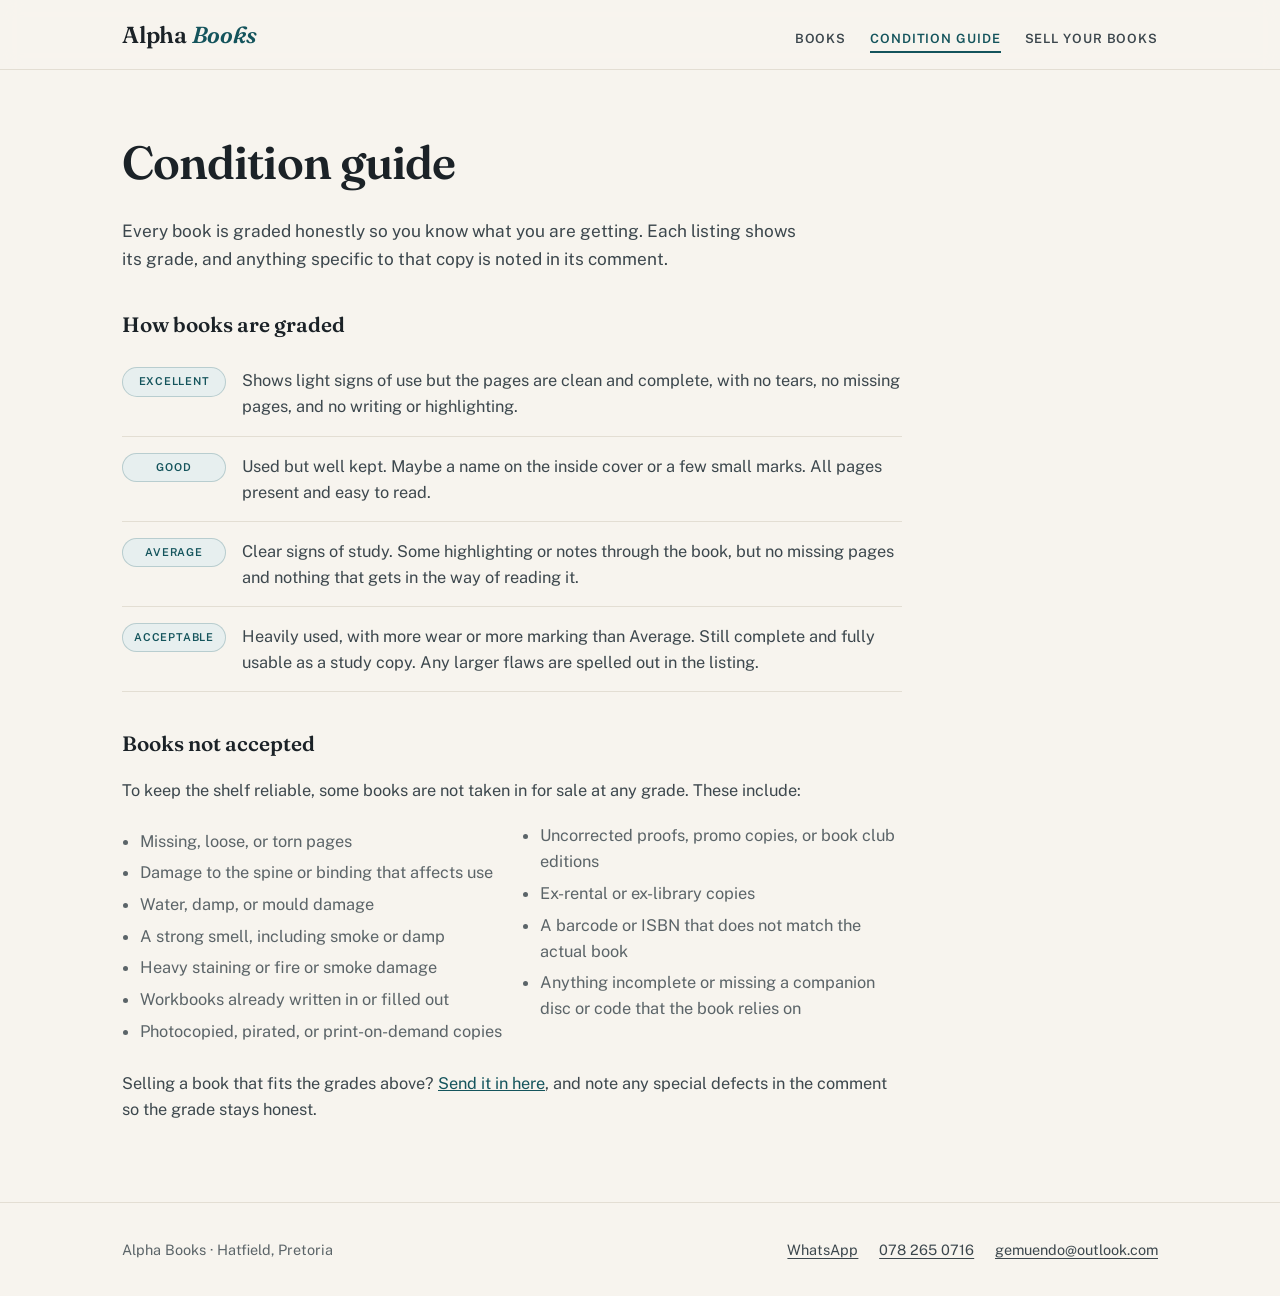
<file: condition.html>
<!DOCTYPE html>
<html lang="en">
<head>
<meta charset="UTF-8">
<meta name="viewport" content="width=device-width, initial-scale=1.0">
<meta name="theme-color" content="#14545c">
<title>Condition guide | Alpha Books Hatfield</title>
<meta name="description" content="How book condition is graded, and the kinds of books not accepted for sale.">

<link rel="preconnect" href="https://fonts.googleapis.com">
<link rel="preconnect" href="https://fonts.gstatic.com" crossorigin>
<link href="https://fonts.googleapis.com/css2?family=Fraunces:ital,opsz,wght@0,9..144,400;0,9..144,600;1,9..144,600&family=Public+Sans:wght@400;500;600;700&display=swap" rel="stylesheet">

<link rel="stylesheet" href="styles.css?v=2">
</head>
<body>

<header class="site-header">
  <div class="wrap">
    <a class="brand" href="index.html">Alpha <span>Books</span></a>
    <nav class="nav" aria-label="Primary">
      <a href="index.html">Books</a>
      <a href="condition.html" aria-current="page">Condition guide</a>
      <a href="sell.html">Sell your books</a>
    </nav>
  </div>
</header>

<main>
  <section class="form-page">
    <div class="wrap">
      <div class="guide">
        <h1>Condition guide</h1>
        <p class="lede">Every book is graded honestly so you know what you are getting. Each listing shows its grade, and anything specific to that copy is noted in its comment.</p>

        <h2>How books are graded</h2>

        <div class="grade">
          <span class="tag">Excellent</span>
          <p>Shows light signs of use but the pages are clean and complete, with no tears, no missing pages, and no writing or highlighting.</p>
        </div>
        <div class="grade">
          <span class="tag">Good</span>
          <p>Used but well kept. Maybe a name on the inside cover or a few small marks. All pages present and easy to read.</p>
        </div>
        <div class="grade">
          <span class="tag">Average</span>
          <p>Clear signs of study. Some highlighting or notes through the book, but no missing pages and nothing that gets in the way of reading it.</p>
        </div>
        <div class="grade">
          <span class="tag">Acceptable</span>
          <p>Heavily used, with more wear or more marking than Average. Still complete and fully usable as a study copy. Any larger flaws are spelled out in the listing.</p>
        </div>

        <h2>Books not accepted</h2>
        <p>To keep the shelf reliable, some books are not taken in for sale at any grade. These include:</p>
        <ul class="defects">
          <li>Missing, loose, or torn pages</li>
          <li>Damage to the spine or binding that affects use</li>
          <li>Water, damp, or mould damage</li>
          <li>A strong smell, including smoke or damp</li>
          <li>Heavy staining or fire or smoke damage</li>
          <li>Workbooks already written in or filled out</li>
          <li>Photocopied, pirated, or print-on-demand copies</li>
          <li>Uncorrected proofs, promo copies, or book club editions</li>
          <li>Ex-rental or ex-library copies</li>
          <li>A barcode or ISBN that does not match the actual book</li>
          <li>Anything incomplete or missing a companion disc or code that the book relies on</li>
        </ul>

        <p style="margin-top:1.6rem;">Selling a book that fits the grades above? <a href="sell.html">Send it in here</a>, and note any special defects in the comment so the grade stays honest.</p>
      </div>
    </div>
  </section>
</main>

<footer class="site-footer">
  <div class="wrap">
    <span>Alpha Books &middot; Hatfield, Pretoria</span>
    <span class="contact">
      <a href="https://wa.me/27608837967" target="_blank" rel="noopener">WhatsApp</a>
      <a href="tel:+27782650716">078 265 0716</a>
      <a href="mailto:gemuendo@outlook.com">gemuendo@outlook.com</a>
    </span>
  </div>
</footer>

<script src="app.js?v=2"></script>
</body>
</html>
</file>
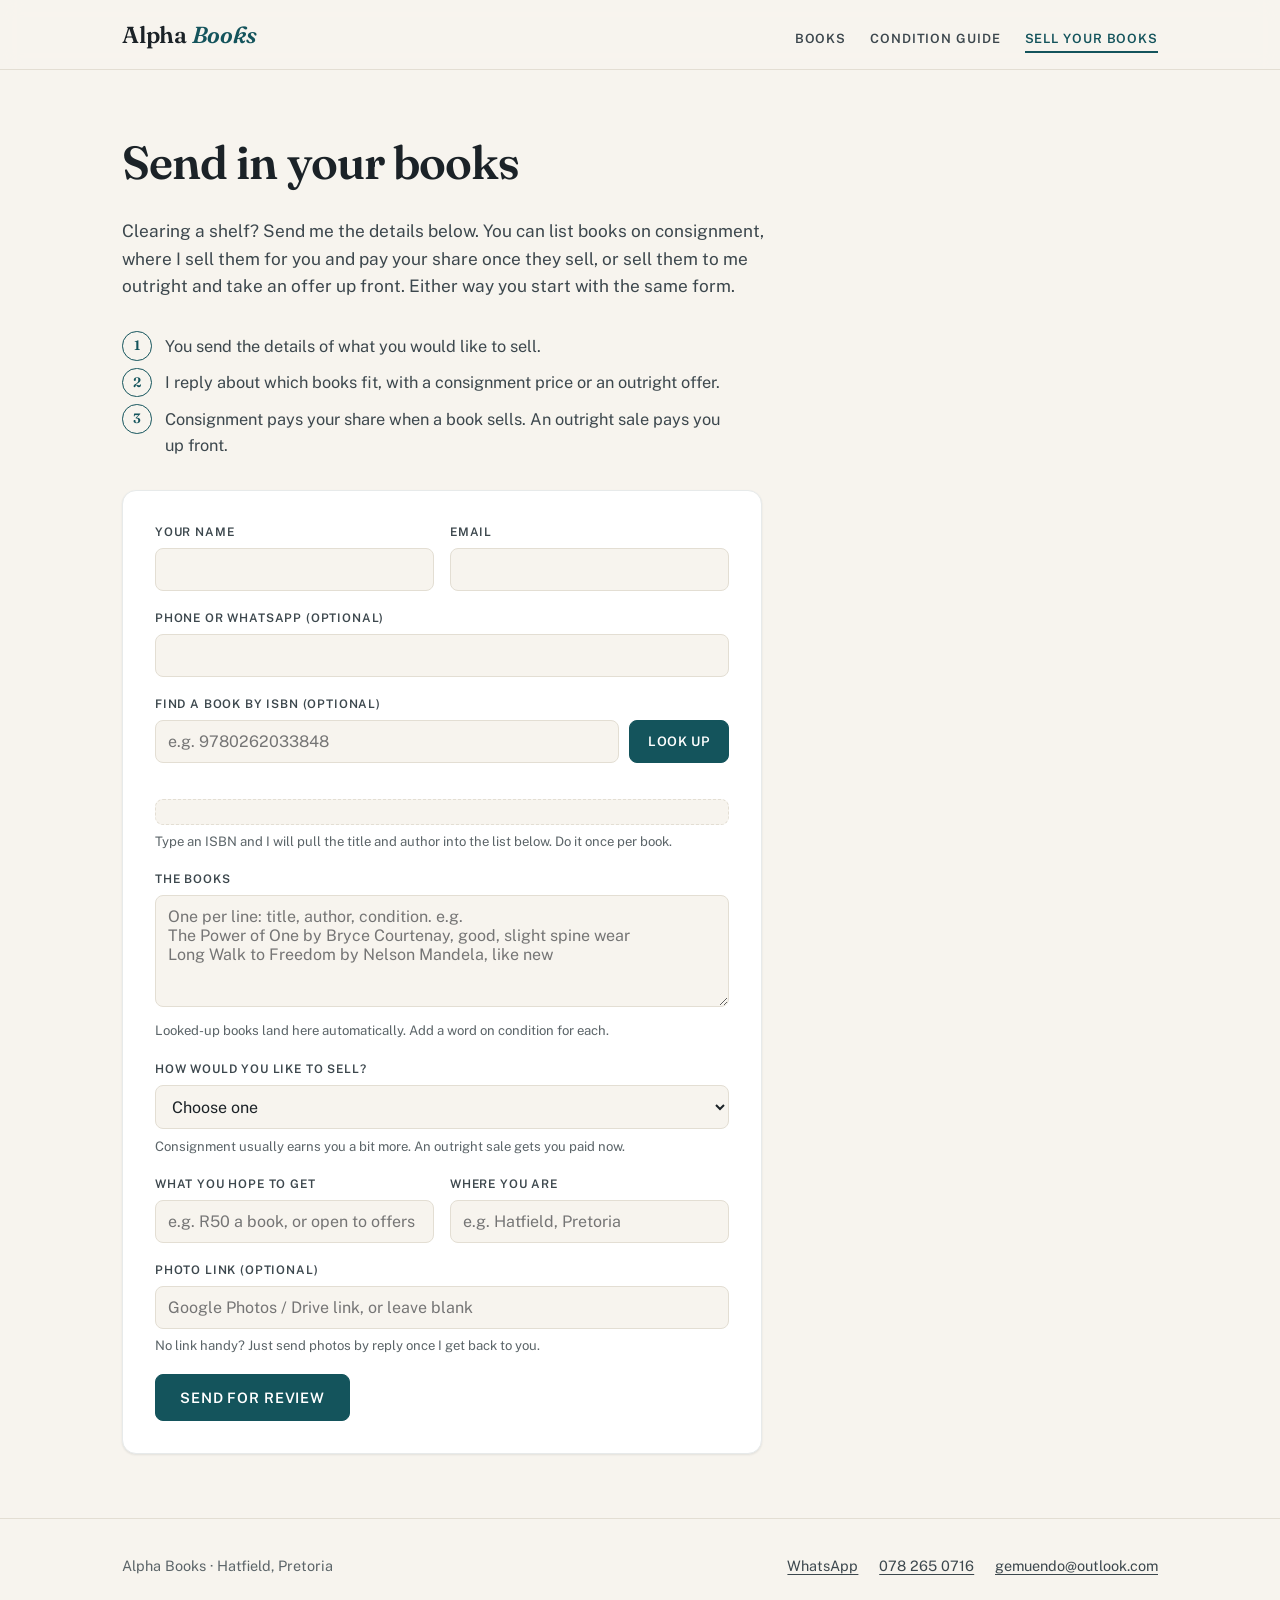
<file: sell.html>
<!DOCTYPE html>
<html lang="en">
<head>
<meta charset="UTF-8">
<meta name="viewport" content="width=device-width, initial-scale=1.0">
<meta name="theme-color" content="#14545c">
<title>Sell your books | Alpha Books Hatfield</title>
<meta name="description" content="Send in books you want to clear. List them on consignment or sell them outright. Look them up by ISBN.">

<link rel="preconnect" href="https://fonts.googleapis.com">
<link rel="preconnect" href="https://fonts.gstatic.com" crossorigin>
<link href="https://fonts.googleapis.com/css2?family=Fraunces:ital,opsz,wght@0,9..144,400;0,9..144,600;1,9..144,600&family=Public+Sans:wght@400;500;600;700&display=swap" rel="stylesheet">

<link rel="stylesheet" href="styles.css?v=2">
</head>
<body>

<header class="site-header">
  <div class="wrap">
    <a class="brand" href="index.html">Alpha <span>Books</span></a>
    <nav class="nav" aria-label="Primary">
      <a href="index.html">Books</a>
      <a href="condition.html">Condition guide</a>
      <a href="sell.html" aria-current="page">Sell your books</a>
    </nav>
  </div>
</header>

<main>
  <section class="form-page">
    <div class="wrap">
      <h1>Send in your books</h1>
      <p class="lede">Clearing a shelf? Send me the details below. You can list books on consignment, where I sell them for you and pay your share once they sell, or sell them to me outright and take an offer up front. Either way you start with the same form.</p>

      <ol class="steps">
        <li>You send the details of what you would like to sell.</li>
        <li>I reply about which books fit, with a consignment price or an outright offer.</li>
        <li>Consignment pays your share when a book sells. An outright sale pays you up front.</li>
      </ol>

      <!-- Submissions go to the Formspree endpoint set in the action below.
           Photos: the free Formspree plan does NOT accept file uploads, so this
           form asks for a link or tells the sender to email photos. If you
           upgrade Formspree later, you can add <input type="file" name="photos">. -->
      <form class="card-form" action="https://formspree.io/f/meewrdgg" method="POST">
        <input type="hidden" name="_subject" value="New books offered for sale">

        <div class="row2">
          <div class="field">
            <label for="name">Your name</label>
            <input id="name" name="name" type="text" required autocomplete="name">
          </div>
          <div class="field">
            <label for="email">Email</label>
            <input id="email" name="_replyto" type="email" required autocomplete="email">
          </div>
        </div>

        <div class="field">
          <label for="phone">Phone or WhatsApp (optional)</label>
          <input id="phone" name="phone" type="tel" autocomplete="tel">
        </div>

        <div class="field">
          <label for="isbn-input">Find a book by ISBN (optional)</label>
          <div class="isbn-lookup">
            <input id="isbn-input" type="text" inputmode="numeric" autocomplete="off"
                   placeholder="e.g. 9780262033848">
            <button type="button" id="isbn-lookup-btn">Look up</button>
          </div>
          <p class="isbn-status" id="isbn-status"></p>
          <div class="isbn-preview" id="isbn-preview" hidden></div>
          <p class="hint">Type an ISBN and I will pull the title and author into the list below. Do it once per book.</p>
        </div>

        <div class="field">
          <label for="books">The books</label>
          <textarea id="books" name="books" required placeholder="One per line: title, author, condition. e.g.
The Power of One by Bryce Courtenay, good, slight spine wear
Long Walk to Freedom by Nelson Mandela, like new"></textarea>
          <p class="hint">Looked-up books land here automatically. Add a word on condition for each.</p>
        </div>

        <div class="field">
          <label for="method">How would you like to sell?</label>
          <select id="method" name="method" required>
            <option value="" disabled selected>Choose one</option>
            <option value="Consignment">List on consignment, paid when it sells</option>
            <option value="Outright">Sell to you outright, take an offer up front</option>
            <option value="Not sure">Not sure, suggest what is best</option>
          </select>
          <p class="hint">Consignment usually earns you a bit more. An outright sale gets you paid now.</p>
        </div>

        <div class="row2">
          <div class="field">
            <label for="price">What you hope to get</label>
            <input id="price" name="hoped_price" type="text" placeholder="e.g. R50 a book, or open to offers">
          </div>
          <div class="field">
            <label for="location">Where you are</label>
            <input id="location" name="location" type="text" placeholder="e.g. Hatfield, Pretoria">
          </div>
        </div>

        <div class="field">
          <label for="photos">Photo link (optional)</label>
          <input id="photos" name="photos_link" type="url" placeholder="Google Photos / Drive link, or leave blank">
          <p class="hint">No link handy? Just send photos by reply once I get back to you.</p>
        </div>

        <button class="submit" type="submit">Send for review</button>
      </form>
    </div>
  </section>
</main>

<footer class="site-footer">
  <div class="wrap">
    <span>Alpha Books &middot; Hatfield, Pretoria</span>
    <span class="contact">
      <a href="https://wa.me/27608837967" target="_blank" rel="noopener">WhatsApp</a>
      <a href="tel:+27782650716">078 265 0716</a>
      <a href="mailto:gemuendo@outlook.com">gemuendo@outlook.com</a>
    </span>
  </div>
</footer>

<script src="app.js?v=2"></script>
</body>
</html>
</file>
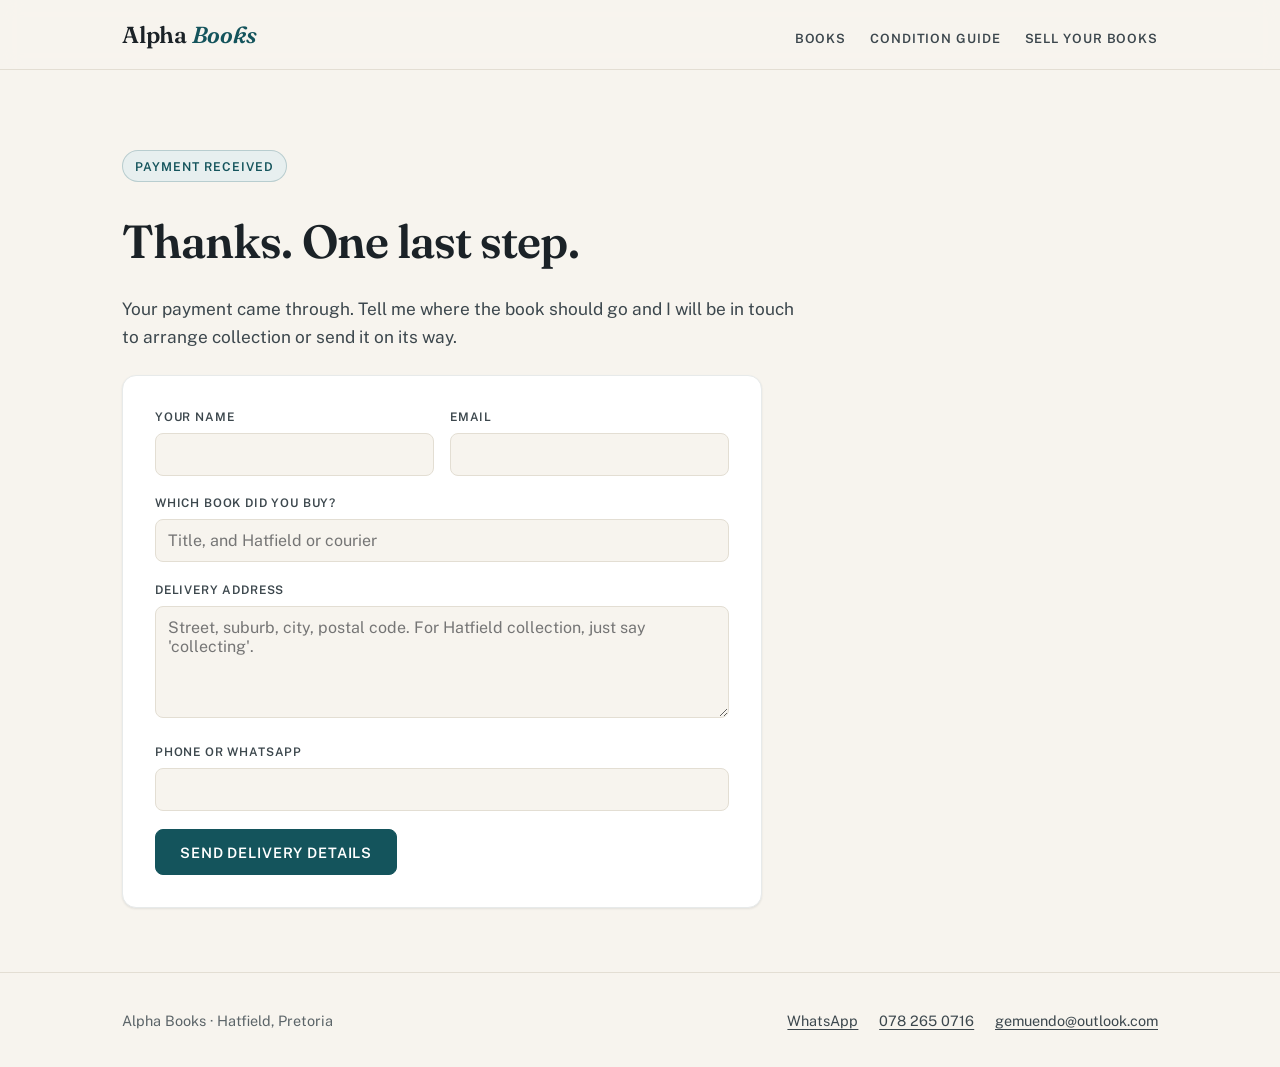
<file: thanks.html>
<!DOCTYPE html>
<html lang="en">
<head>
<meta charset="UTF-8">
<meta name="viewport" content="width=device-width, initial-scale=1.0">
<meta name="theme-color" content="#14545c">
<title>Thanks for your order | Alpha Books Hatfield</title>
<meta name="robots" content="noindex">

<link rel="preconnect" href="https://fonts.googleapis.com">
<link rel="preconnect" href="https://fonts.gstatic.com" crossorigin>
<link href="https://fonts.googleapis.com/css2?family=Fraunces:ital,opsz,wght@0,9..144,400;0,9..144,600;1,9..144,600&family=Public+Sans:wght@400;500;600;700&display=swap" rel="stylesheet">

<link rel="stylesheet" href="styles.css?v=2">
</head>
<body>

<header class="site-header">
  <div class="wrap">
    <a class="brand" href="index.html">Alpha <span>Books</span></a>
    <nav class="nav" aria-label="Primary">
      <a href="index.html">Books</a>
      <a href="condition.html">Condition guide</a>
      <a href="sell.html">Sell your books</a>
    </nav>
  </div>
</header>

<main>
  <section class="thanks form-page">
    <div class="wrap">
      <span class="check">Payment received</span>
      <h1>Thanks. One last step.</h1>
      <p class="lede">Your payment came through. Tell me where the book should go and I will be in touch to arrange collection or send it on its way.</p>

      <!-- Captures the delivery address after payment, since the PayFast
           checkout does not reliably collect a full postal address.
           Submissions go to the Formspree endpoint set in the action below. -->
      <form class="card-form" action="https://formspree.io/f/meewrdgg" method="POST">
        <input type="hidden" name="_subject" value="Delivery details for a book order">

        <div class="row2">
          <div class="field">
            <label for="name">Your name</label>
            <input id="name" name="name" type="text" required autocomplete="name">
          </div>
          <div class="field">
            <label for="email">Email</label>
            <input id="email" name="_replyto" type="email" required autocomplete="email">
          </div>
        </div>

        <div class="field">
          <label for="book">Which book did you buy?</label>
          <input id="book" name="book" type="text" required placeholder="Title, and Hatfield or courier">
        </div>

        <div class="field">
          <label for="address">Delivery address</label>
          <textarea id="address" name="address" required placeholder="Street, suburb, city, postal code. For Hatfield collection, just say 'collecting'."></textarea>
        </div>

        <div class="field">
          <label for="phone">Phone or WhatsApp</label>
          <input id="phone" name="phone" type="tel" required autocomplete="tel">
        </div>

        <button class="submit" type="submit">Send delivery details</button>
      </form>
    </div>
  </section>
</main>

<footer class="site-footer">
  <div class="wrap">
    <span>Alpha Books &middot; Hatfield, Pretoria</span>
    <span class="contact">
      <a href="https://wa.me/27608837967" target="_blank" rel="noopener">WhatsApp</a>
      <a href="tel:+27782650716">078 265 0716</a>
      <a href="mailto:gemuendo@outlook.com">gemuendo@outlook.com</a>
    </span>
  </div>
</footer>

</body>
</html>
</file>
<file: styles.css>
/* =========================================================
   Alpha Books Hatfield — Alpha CR Solutions identity
   Teal #14545c on warm cream, Fraunces display, Public Sans body.
   Motion: one orchestrated hero entrance, scroll reveals on the
   shelf, quiet micro-interactions. Reduced motion respected.
   ========================================================= */

:root {
  --paper:     #f7f4ee;
  --surface:   #ffffff;
  --ink:       #1b2227;
  --ink-2:     #3c474d;
  --muted:     #5b6468;
  --teal:      #14545c;
  --teal-dark: #0e3d44;
  --teal-soft: #e7efef;
  --gold:      #b98a2f;          /* sparing warm accent */
  --line:      #e3ded3;
  --line-2:    #e7eaea;

  --display: "Fraunces", Georgia, "Times New Roman", serif;
  --body:    "Public Sans", system-ui, -apple-system, sans-serif;

  --shadow-1: 0 1px 2px rgba(27,34,39,0.05), 0 1px 3px rgba(27,34,39,0.04);
  --shadow-2: 0 10px 28px -10px rgba(20,84,92,0.22), 0 4px 10px -4px rgba(27,34,39,0.08);

  --ease: cubic-bezier(0.22, 1, 0.36, 1);
  --maxw: 1100px;
  --gap: clamp(1rem, 2.5vw, 2rem);
}

*, *::before, *::after { box-sizing: border-box; }
html { -webkit-text-size-adjust: 100%; scroll-behavior: smooth; }

body {
  margin: 0;
  background: var(--paper);
  color: var(--ink);
  font-family: var(--body);
  font-size: 1.02rem;
  line-height: 1.6;
  min-height: 100vh;
  display: flex;
  flex-direction: column;
  -webkit-font-smoothing: antialiased;
}
main { flex: 1; }
img { max-width: 100%; display: block; }
a { color: var(--teal); }
::selection { background: var(--teal); color: #fff; }

:focus-visible { outline: 2px solid var(--teal); outline-offset: 3px; border-radius: 2px; }

.wrap { width: 100%; max-width: var(--maxw); margin-inline: auto; padding-inline: var(--gap); }

/* ---------- Header ---------- */
.site-header {
  position: sticky; top: 0; z-index: 50;
  background: rgba(247,244,238,0.88);
  backdrop-filter: blur(10px);
  -webkit-backdrop-filter: blur(10px);
  border-bottom: 1px solid var(--line);
  transition: box-shadow 240ms var(--ease), background 240ms var(--ease);
}
.site-header.scrolled { box-shadow: 0 4px 18px -10px rgba(27,34,39,0.22); background: rgba(247,244,238,0.96); }
.site-header .wrap {
  display: flex; align-items: baseline; justify-content: space-between;
  gap: 1rem; padding-block: 1rem; flex-wrap: wrap;
}
.brand {
  font-family: var(--display); font-weight: 600; font-size: 1.45rem;
  letter-spacing: -0.01em; text-decoration: none; color: var(--ink);
}
.brand span { color: var(--teal); font-style: italic; }
.nav { display: flex; gap: 1.5rem; font-size: 0.8rem; font-weight: 600; text-transform: uppercase; letter-spacing: 0.07em; }
.nav a { position: relative; text-decoration: none; color: var(--ink-2); padding-block: 0.25rem; }
.nav a::after {
  content: ""; position: absolute; left: 0; right: 100%; bottom: 0;
  height: 2px; background: var(--teal);
  transition: right 260ms var(--ease);
}
.nav a:hover::after, .nav a[aria-current="page"]::after { right: 0; }
.nav a:hover, .nav a[aria-current="page"] { color: var(--teal); }

/* ---------- Hero (staggered entrance) ---------- */
.hero { padding-block: clamp(2.6rem, 7vw, 4.8rem) clamp(1.5rem, 4vw, 2.5rem); }
.hero .eyebrow {
  font-size: 0.76rem; font-weight: 700; text-transform: uppercase;
  letter-spacing: 0.16em; color: var(--teal); margin: 0 0 1rem;
  display: inline-flex; align-items: center; gap: 0.6rem;
}
.hero .eyebrow::before { content: ""; width: 2rem; height: 2px; background: var(--gold); }
.hero h1 {
  font-family: var(--display); font-weight: 600;
  font-size: clamp(2.4rem, 6.2vw, 4.1rem); line-height: 1.02;
  letter-spacing: -0.022em; margin: 0 0 1.1rem; max-width: 18ch;
}
.hero h1 em { font-style: italic; color: var(--teal); }
.hero p { max-width: 56ch; color: var(--ink-2); font-size: 1.12rem; margin: 0; }

.hero-search { margin-top: 1.9rem; max-width: 580px; position: relative; }
.hero-search input {
  width: 100%; font-family: var(--body); font-size: 1.05rem; color: var(--ink);
  background: var(--surface); border: 1px solid var(--line-2); border-radius: 10px;
  padding: 1rem 1.15rem 1rem 2.9rem;
  box-shadow: var(--shadow-1);
  transition: box-shadow 220ms var(--ease), border-color 220ms var(--ease);
}
.hero-search::before {
  content: ""; position: absolute; left: 1.05rem; top: 50%;
  width: 1.05rem; height: 1.05rem; transform: translateY(-58%);
  border: 2px solid var(--muted); border-radius: 50%;
  -webkit-mask: none; pointer-events: none;
}
.hero-search::after {
  content: ""; position: absolute; left: 1.95rem; top: 58%;
  width: 0.5rem; height: 2px; background: var(--muted);
  transform: rotate(45deg); pointer-events: none;
}
.hero-search input:focus { outline: none; border-color: var(--teal); box-shadow: 0 0 0 4px rgba(20,84,92,0.12), var(--shadow-1); }
.hero-search input::placeholder { color: #9aa2a5; }

.hero-sell { margin-top: 1rem; font-size: 0.95rem; color: var(--muted); }
.hero-sell a { color: var(--teal); font-weight: 600; text-underline-offset: 3px; }

@media (prefers-reduced-motion: no-preference) {
  .hero .eyebrow, .hero h1, .hero p, .hero-search, .hero-sell {
    animation: hero-in 700ms var(--ease) both;
  }
  .hero h1 { animation-delay: 90ms; }
  .hero p { animation-delay: 180ms; }
  .hero-search { animation-delay: 280ms; }
  .hero-sell { animation-delay: 380ms; }
  @keyframes hero-in {
    from { opacity: 0; transform: translateY(16px); }
    to   { opacity: 1; transform: translateY(0); }
  }
}

/* ---------- Steps band ---------- */
.steps-band {
  background: linear-gradient(135deg, var(--teal) 0%, var(--teal-dark) 100%);
  color: #eaf3f3;
  margin-top: clamp(2rem, 5vw, 3rem);
  padding-block: clamp(2rem, 4vw, 2.8rem);
}
.steps-band h2 {
  font-size: 0.8rem; font-weight: 700; text-transform: uppercase;
  letter-spacing: 0.16em; color: #9ecdd0; margin: 0 0 1.5rem;
}
.band-steps {
  list-style: none; margin: 0; padding: 0;
  display: grid; grid-template-columns: repeat(auto-fit, minmax(220px, 1fr)); gap: 1.5rem;
}
.band-steps li { display: flex; gap: 0.9rem; align-items: flex-start; }
.band-steps li > span {
  flex-shrink: 0; width: 2.1rem; height: 2.1rem; border-radius: 50%;
  border: 1px solid rgba(255,255,255,0.4);
  display: grid; place-items: center;
  font-family: var(--display); font-weight: 600; font-size: 1rem; color: #fff;
  transition: background 200ms var(--ease), transform 200ms var(--ease);
}
.band-steps li:hover > span { background: rgba(255,255,255,0.12); transform: scale(1.06); }
.band-steps strong { display: block; color: #fff; font-size: 1.02rem; margin-bottom: 0.2rem; }
.band-steps div { font-size: 0.92rem; color: #c8dfe0; line-height: 1.5; }

/* ---------- Note ---------- */
.note {
  border: 1px solid var(--line); border-left: 3px solid var(--teal);
  background: var(--surface); border-radius: 8px;
  padding: 1.1rem 1.3rem; margin-block: 2.2rem;
  font-size: 0.96rem; color: var(--ink-2);
  box-shadow: var(--shadow-1);
}
.note strong { color: var(--ink); }

/* ---------- Section head ---------- */
.section-head {
  display: flex; align-items: baseline; gap: 0.9rem;
  border-bottom: 1px solid var(--line); padding-bottom: 0.65rem; margin-block: 2.2rem 1.8rem;
}
.section-head h2 { font-family: var(--display); font-weight: 600; font-size: 1.55rem; margin: 0; }
.section-head .count {
  font-size: 0.74rem; font-weight: 600; letter-spacing: 0.05em; text-transform: uppercase;
  color: var(--teal); background: var(--teal-soft);
  border: 1px solid rgba(20,84,92,0.18); border-radius: 999px; padding: 0.22rem 0.65rem;
}

/* ---------- Shelf ---------- */
.shelf {
  display: grid;
  grid-template-columns: 1fr;
  gap: var(--gap);
  padding-bottom: 3rem;
}
@media (min-width: 480px)  { .shelf { grid-template-columns: repeat(2, 1fr); } }
@media (min-width: 720px)  { .shelf { grid-template-columns: repeat(3, 1fr); } }
@media (min-width: 1000px) { .shelf { grid-template-columns: repeat(4, 1fr); } }

.book {
  background: var(--surface); border: 1px solid var(--line-2); border-radius: 12px;
  padding: 1rem; display: flex; flex-direction: column; position: relative;
  box-shadow: var(--shadow-1);
  transition: transform 320ms var(--ease), box-shadow 320ms var(--ease), border-color 320ms var(--ease);
}
.book:hover { transform: translateY(-5px); box-shadow: var(--shadow-2); border-color: rgba(20,84,92,0.25); }

/* scroll reveal: applied by JS, harmless without it */
@media (prefers-reduced-motion: no-preference) {
  .book.pre { opacity: 0; transform: translateY(18px); }
  .book.pre.in { opacity: 1; transform: translateY(0); transition: opacity 560ms var(--ease), transform 560ms var(--ease); }
  .book.pre.in:hover { transform: translateY(-5px); }
}

.book .cover {
  aspect-ratio: 3 / 4; border: 1px solid var(--line-2); border-radius: 8px;
  overflow: hidden; margin-bottom: 0.95rem; position: relative;
  background: linear-gradient(100deg, #eef0ef 35%, #f7f8f7 50%, #eef0ef 65%);
  background-size: 220% 100%;
}
@media (prefers-reduced-motion: no-preference) {
  .book .cover { animation: shimmer 1.6s linear infinite; }
  @keyframes shimmer { from { background-position: 120% 0; } to { background-position: -120% 0; } }
}
.book .cover::before { /* book spine */
  content: ""; position: absolute; inset: 0 auto 0 0; width: 7px; z-index: 2;
  background: linear-gradient(to right, rgba(14,61,68,0.32), rgba(14,61,68,0));
  pointer-events: none;
}
.book .cover img {
  width: 100%; height: 100%; object-fit: cover; position: relative; z-index: 1;
  transition: transform 480ms var(--ease);
}
.book:hover .cover img { transform: scale(1.035); }

.stamp {
  position: absolute; top: 0.9rem; right: 0.9rem; z-index: 3;
  font-size: 0.62rem; font-weight: 700; letter-spacing: 0.08em; text-transform: uppercase;
  color: var(--teal); background: rgba(231,239,239,0.94);
  border: 1px solid rgba(20,84,92,0.25); border-radius: 999px; padding: 0.24rem 0.6rem;
  box-shadow: var(--shadow-1);
}
.stamp.out { color: var(--muted); background: rgba(243,240,233,0.95); border-color: rgba(0,0,0,0.15); }

.book h3 { font-family: var(--display); font-weight: 600; font-size: 1.13rem; line-height: 1.2; margin: 0 0 0.3rem; }
.book .author { color: var(--ink-2); font-size: 0.92rem; margin: 0 0 0.15rem; }
.book .detail { color: var(--muted); font-size: 0.82rem; margin: 0 0 0.45rem; }

/* ISBN as a small barcode tag — the signature detail */
.book .isbn-line {
  display: inline-flex; align-items: center; gap: 0.45rem;
  font-size: 0.72rem; font-weight: 600; letter-spacing: 0.06em; color: var(--ink-2);
  background: var(--paper); border: 1px solid var(--line); border-radius: 4px;
  padding: 0.22rem 0.5rem; margin: 0 0 0.8rem; align-self: flex-start;
}
.book .isbn-line::before {
  content: ""; width: 1.15rem; height: 0.78rem; flex-shrink: 0; opacity: 0.75;
  background: repeating-linear-gradient(
    to right,
    var(--ink) 0 1px, transparent 1px 3px,
    var(--ink) 3px 5px, transparent 5px 6px,
    var(--ink) 6px 7px, transparent 7px 10px,
    var(--ink) 10px 11px, transparent 11px 13px,
    var(--ink) 13px 15px, transparent 15px 16px,
    var(--ink) 16px 17px, transparent 17px 19px
  );
}

.book .blurb { font-size: 0.88rem; color: var(--muted); margin: 0 0 1rem; flex: 1; }

.buy-row { border-top: 1px solid var(--line-2); padding-top: 0.9rem; display: grid; gap: 0.55rem; }
.buy {
  display: flex; align-items: center; justify-content: space-between; gap: 0.6rem; width: 100%;
  font-weight: 500; font-size: 0.85rem;
  background: var(--teal); color: #fff; border: 1px solid var(--teal); border-radius: 8px;
  padding: 0.72rem 0.95rem; cursor: pointer; text-decoration: none;
  transition: background 160ms var(--ease), border-color 160ms var(--ease),
              color 160ms var(--ease), transform 160ms var(--ease), box-shadow 160ms var(--ease);
}
.buy:hover { background: var(--teal-dark); border-color: var(--teal-dark); transform: translateY(-1px); box-shadow: 0 6px 14px -8px rgba(14,61,68,0.5); }
.buy:active { transform: translateY(0); box-shadow: none; }
.buy .label { text-transform: uppercase; letter-spacing: 0.04em; font-size: 0.73rem; }
.buy .price { font-weight: 700; font-variant-numeric: tabular-nums; }
.buy.alt { background: transparent; color: var(--ink); border-color: var(--line-2); }
.buy.alt:hover { background: var(--teal); color: #fff; border-color: var(--teal); }
.buy.sell-this { justify-content: center; }

.cod-link {
  display: block; text-align: center; font-weight: 600;
  font-size: 0.69rem; letter-spacing: 0.05em; text-transform: uppercase;
  color: var(--ink-2); text-decoration: none; padding: 0.45rem 0 0.1rem;
  border-bottom: 1px dotted transparent; align-self: center;
  transition: color 160ms var(--ease), border-color 160ms var(--ease);
}
.cod-link:hover, .cod-link:focus-visible { color: var(--teal); border-bottom-color: var(--teal); }

/* ---------- Search states ---------- */
.searching { color: var(--muted); padding: 1rem 0 3rem; font-size: 0.96rem; }
.no-results { color: var(--muted); padding: 0.5rem 0 3rem; }
.no-results a { color: var(--teal); font-weight: 600; }
.book.unavailable .cover { filter: grayscale(0.4); opacity: 0.88; }

/* ---------- Sell callout ---------- */
.sell-cta {
  display: flex; align-items: center; justify-content: space-between;
  gap: 1.5rem; flex-wrap: wrap;
  background: linear-gradient(120deg, var(--teal-soft), #f0f5f3);
  border: 1px solid rgba(20,84,92,0.18);
  border-radius: 14px; padding: clamp(1.4rem, 3vw, 2.1rem); margin: 0 0 4rem;
  box-shadow: var(--shadow-1);
}
.sell-cta h2 { font-family: var(--display); font-weight: 600; font-size: 1.55rem; margin: 0 0 0.4rem; }
.sell-cta p { margin: 0; color: var(--ink-2); max-width: 62ch; }
.cta-btn {
  flex-shrink: 0; font-weight: 600; text-transform: uppercase;
  letter-spacing: 0.06em; font-size: 0.85rem; background: var(--teal); color: #fff;
  border: 1px solid var(--teal); border-radius: 8px; padding: 0.85rem 1.5rem;
  text-decoration: none; white-space: nowrap;
  transition: background 160ms var(--ease), transform 160ms var(--ease), box-shadow 160ms var(--ease);
}
.cta-btn:hover { background: var(--teal-dark); transform: translateY(-2px); box-shadow: 0 8px 18px -8px rgba(14,61,68,0.5); }
.cta-btn:active { transform: translateY(0); box-shadow: none; }

/* ---------- Forms ---------- */
.form-page { padding-block: clamp(2rem, 5vw, 3.5rem) 4rem; }
.form-page h1 {
  font-family: var(--display); font-weight: 600;
  font-size: clamp(2rem, 5vw, 2.9rem); letter-spacing: -0.02em; margin: 0 0 1rem;
}
.lede { max-width: 62ch; color: var(--ink-2); font-size: 1.08rem; }

.steps { list-style: none; counter-reset: step; padding: 0; margin: 2rem 0; display: grid; gap: 0.65rem; max-width: 62ch; }
.steps li { counter-increment: step; position: relative; padding-left: 2.7rem; color: var(--ink-2); }
.steps li::before {
  content: counter(step); position: absolute; left: 0; top: -0.1rem;
  font-family: var(--display); font-weight: 600; color: var(--teal);
  border: 1px solid var(--teal); border-radius: 50%;
  width: 1.85rem; height: 1.85rem; display: grid; place-items: center; font-size: 0.85rem;
}

form.card-form {
  background: var(--surface); border: 1px solid var(--line-2); border-radius: 14px;
  padding: clamp(1.2rem, 3vw, 2rem); max-width: 640px; margin-top: 1.5rem;
  box-shadow: var(--shadow-1);
}
.field { margin-bottom: 1.15rem; }
.field label {
  display: block; font-weight: 600; font-size: 0.74rem;
  text-transform: uppercase; letter-spacing: 0.07em; color: var(--ink-2); margin-bottom: 0.38rem;
}
.field input, .field select, .field textarea {
  width: 100%; font-family: var(--body); font-size: 1rem; color: var(--ink);
  background: var(--paper); border: 1px solid var(--line); border-radius: 8px;
  padding: 0.68rem 0.75rem;
  transition: border-color 180ms var(--ease), box-shadow 180ms var(--ease), background 180ms var(--ease);
}
.field input:focus, .field select:focus, .field textarea:focus {
  outline: none; border-color: var(--teal); background: var(--surface);
  box-shadow: 0 0 0 4px rgba(20,84,92,0.10);
}
.field textarea { min-height: 7rem; resize: vertical; }
.field .hint { font-size: 0.82rem; color: var(--muted); margin-top: 0.38rem; }
.row2 { display: grid; grid-template-columns: 1fr 1fr; gap: 1rem; }
@media (max-width: 520px) { .row2 { grid-template-columns: 1fr; } }

button.submit {
  font-family: var(--body); font-weight: 600; text-transform: uppercase; letter-spacing: 0.06em;
  font-size: 0.9rem; background: var(--teal); color: #fff; border: 1px solid var(--teal);
  border-radius: 8px; padding: 0.85rem 1.5rem; cursor: pointer;
  transition: background 160ms var(--ease), transform 160ms var(--ease), box-shadow 160ms var(--ease);
}
button.submit:hover { background: var(--teal-dark); transform: translateY(-1px); box-shadow: 0 6px 14px -8px rgba(14,61,68,0.5); }
button.submit:active { transform: translateY(0); box-shadow: none; }

/* ---------- ISBN lookup ---------- */
.isbn-lookup { display: flex; gap: 0.6rem; align-items: stretch; flex-wrap: wrap; }
.isbn-lookup input {
  flex: 1; min-width: 200px; font-family: var(--body); font-size: 1rem; color: var(--ink);
  background: var(--paper); border: 1px solid var(--line); border-radius: 8px; padding: 0.68rem 0.75rem;
  transition: border-color 180ms var(--ease), box-shadow 180ms var(--ease);
}
.isbn-lookup input:focus { outline: none; border-color: var(--teal); box-shadow: 0 0 0 4px rgba(20,84,92,0.10); }
.isbn-lookup button {
  font-family: var(--body); font-weight: 600; text-transform: uppercase; letter-spacing: 0.05em;
  font-size: 0.82rem; background: var(--teal); color: #fff; border: 1px solid var(--teal);
  border-radius: 8px; padding: 0.66rem 1.15rem; cursor: pointer; white-space: nowrap;
  transition: background 160ms var(--ease), transform 160ms var(--ease);
}
.isbn-lookup button:hover { background: var(--teal-dark); transform: translateY(-1px); }
.isbn-status { font-size: 0.82rem; color: var(--muted); margin: 0.5rem 0 0; min-height: 1em; }
.isbn-preview {
  display: flex; gap: 0.8rem; align-items: center; margin-top: 0.9rem; padding: 0.75rem;
  border: 1px dashed var(--line); border-radius: 8px; background: var(--paper);
}
@media (prefers-reduced-motion: no-preference) {
  .isbn-preview { animation: hero-in 360ms var(--ease) both; }
}
.isbn-preview img { width: 46px; height: 64px; object-fit: cover; border: 1px solid var(--line); border-radius: 4px; flex-shrink: 0; }

/* ---------- Thanks ---------- */
.thanks { padding-block: clamp(3rem, 8vw, 5rem) 4rem; }
.thanks .check {
  display: inline-block; font-weight: 600; color: var(--teal);
  background: var(--teal-soft); border: 1px solid rgba(20,84,92,0.22); border-radius: 999px;
  padding: 0.32rem 0.75rem; text-transform: uppercase; letter-spacing: 0.08em;
  font-size: 0.76rem; margin-bottom: 1.4rem;
}

/* ---------- Condition guide ---------- */
.guide { max-width: 780px; }
.guide h2 { font-family: var(--display); font-weight: 600; font-size: 1.3rem; margin: 2.2rem 0 0.6rem; }
.guide p { color: var(--ink-2); }
.grade { display: flex; gap: 1rem; padding: 1rem 0; border-bottom: 1px solid var(--line); align-items: flex-start; }
.grade .tag {
  flex-shrink: 0; font-weight: 600; font-size: 0.68rem;
  text-transform: uppercase; letter-spacing: 0.07em; color: var(--teal); background: var(--teal-soft);
  border: 1px solid rgba(20,84,92,0.22); border-radius: 999px; padding: 0.32rem 0.6rem;
  min-width: 104px; text-align: center;
}
.grade p { margin: 0; }
.defects { margin: 1.2rem 0 0; padding-left: 1.1rem; color: var(--muted); }
.defects li { margin: 0.35rem 0; break-inside: avoid; }
@media (min-width: 620px) { .defects { columns: 2; column-gap: 2.4rem; } }

/* ---------- Search (shared) ---------- */
.search { margin-bottom: 1.6rem; }
.search input {
  width: 100%; max-width: 440px; font-family: var(--body); font-size: 0.98rem; color: var(--ink);
  background: var(--surface); border: 1px solid var(--line-2); border-radius: 8px; padding: 0.75rem 0.95rem;
}

.visually-hidden {
  position: absolute; width: 1px; height: 1px; padding: 0; margin: -1px;
  overflow: hidden; clip: rect(0 0 0 0); white-space: nowrap; border: 0;
}

/* ---------- Footer ---------- */
.site-footer { border-top: 1px solid var(--line); margin-top: auto; padding-block: 2.2rem; font-size: 0.9rem; color: var(--muted); }
.site-footer .wrap { display: flex; justify-content: space-between; gap: 1rem; flex-wrap: wrap; }
.site-footer a { color: var(--ink-2); text-underline-offset: 3px; transition: color 160ms var(--ease); }
.site-footer a:hover { color: var(--teal); }

/* ---------- Footer contact row ---------- */
.site-footer .contact { display: flex; gap: 1.3rem; flex-wrap: wrap; }
</file>
